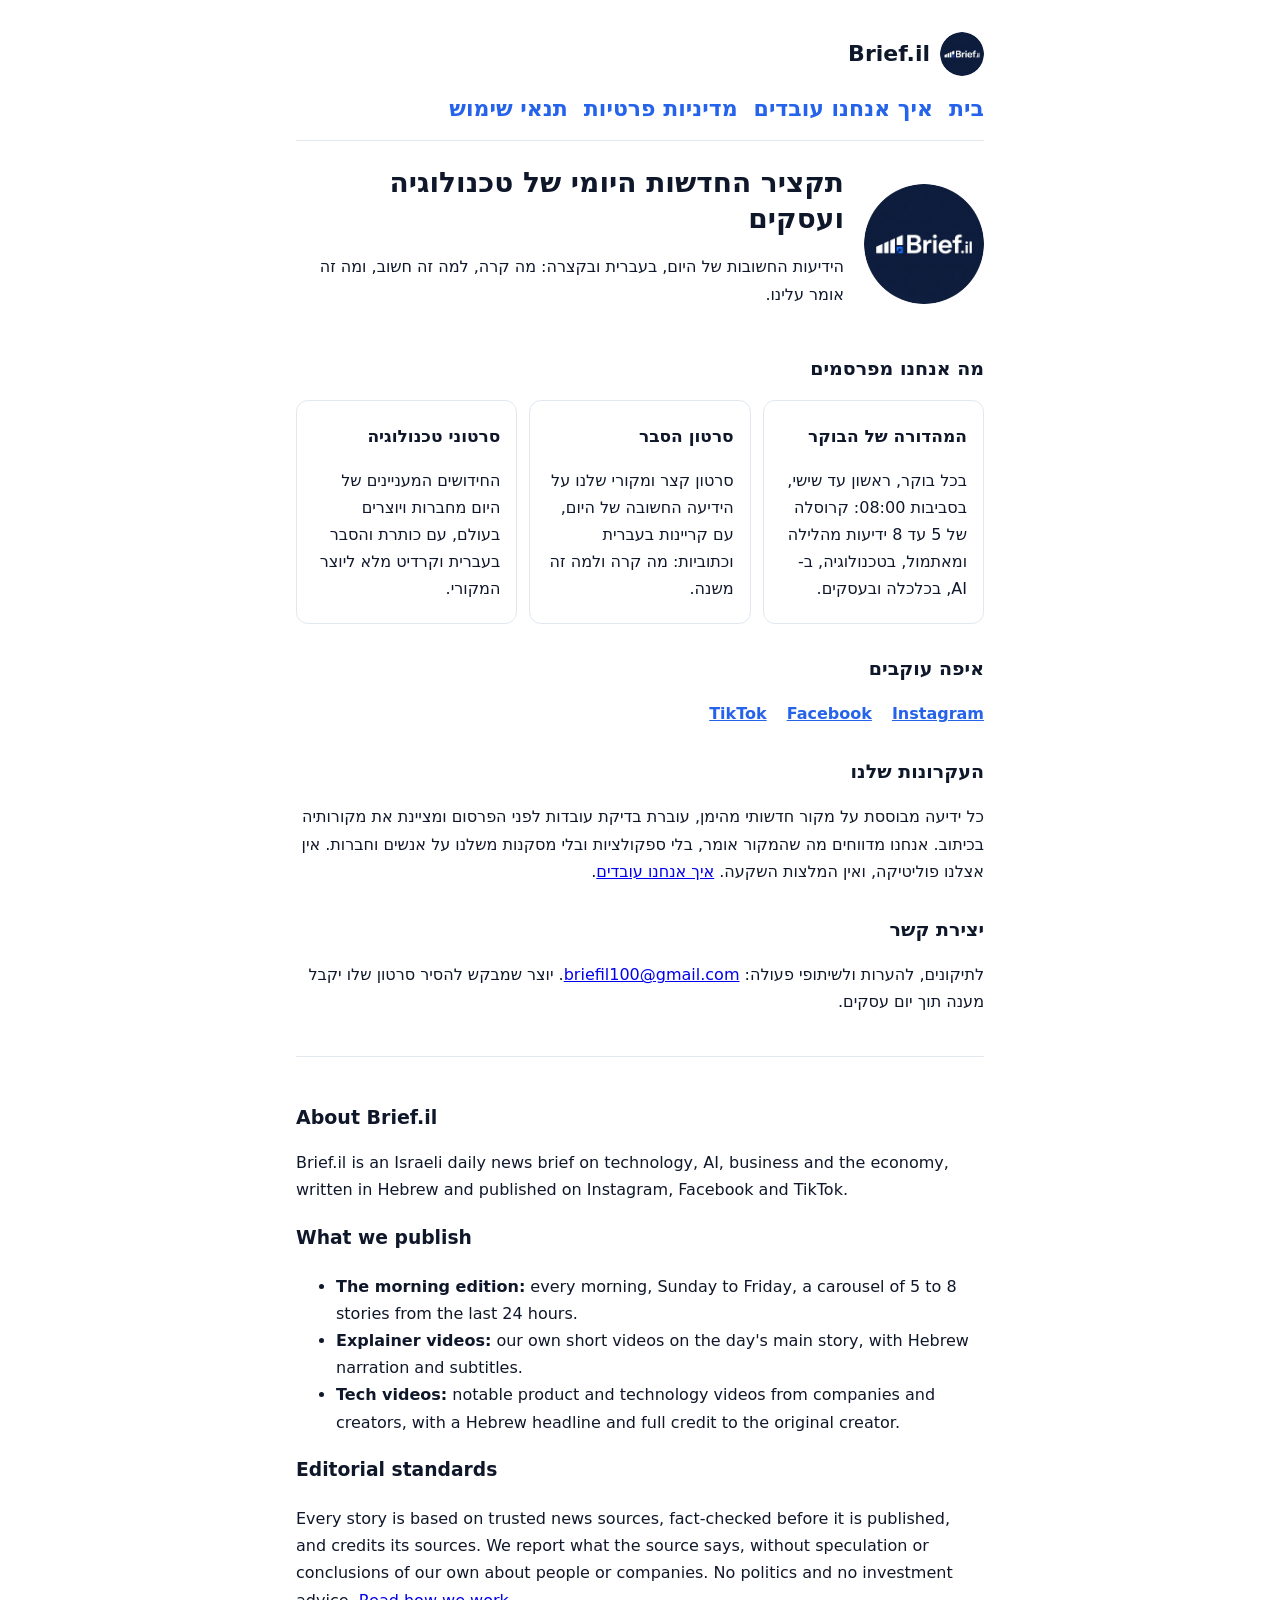
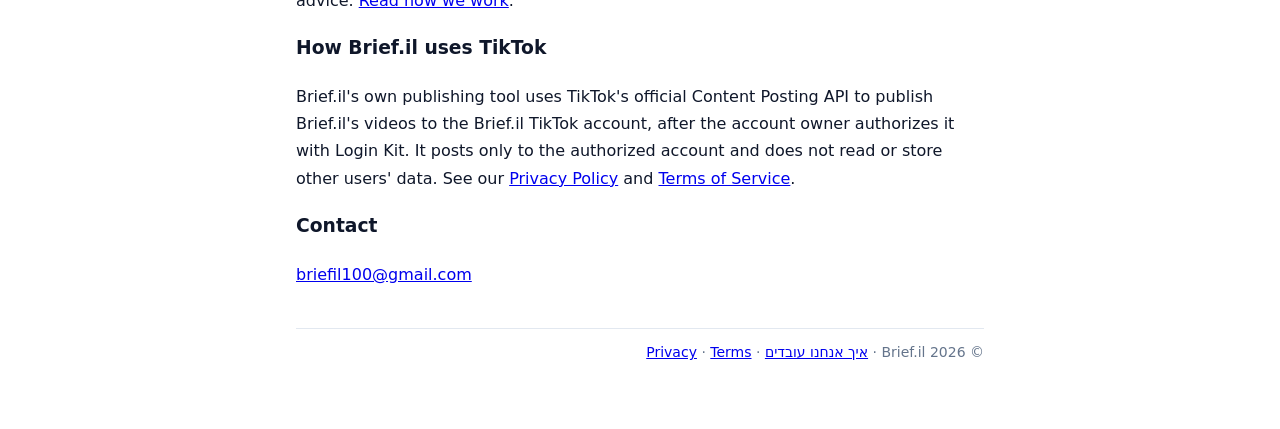
<file: index.html>
<!doctype html>
<html lang="he" dir="rtl">
<head>
<meta charset="utf-8">
<meta name="viewport" content="width=device-width, initial-scale=1">
<title>Brief.il</title>
<meta name="description" content="Brief.il: תקציר יומי של טכנולוגיה ועסקים בעברית, בקרוסלות ובסרטונים קצרים.">
<link rel="icon" type="image/png" href="favicon.png">
<link rel="apple-touch-icon" href="apple-touch-icon.png">
<link rel="stylesheet" href="style.css">
</head>
<body>
<main>
  <header>
    <a class="brand" href="index.html"><img src="logo.png" alt="Brief.il" width="44" height="44">Brief.il</a>
    <nav><a href="index.html">בית</a><a href="about.html">איך אנחנו עובדים</a><a href="privacy.html">מדיניות פרטיות</a><a href="terms.html">תנאי שימוש</a></nav>
  </header>

  <section class="hero">
    <img src="logo.png" alt="" width="120" height="120">
    <div>
      <h1>תקציר החדשות היומי של טכנולוגיה ועסקים</h1>
      <p>הידיעות החשובות של היום, בעברית ובקצרה: מה קרה, למה זה חשוב, ומה זה אומר עלינו.</p>
    </div>
  </section>

  <h2>מה אנחנו מפרסמים</h2>
  <div class="cards">
    <div class="card"><h3>המהדורה של הבוקר</h3><p>בכל בוקר, ראשון עד שישי, בסביבות 08:00: קרוסלה של 5 עד 8 ידיעות מהלילה ומאתמול, בטכנולוגיה, ב-AI, בכלכלה ובעסקים.</p></div>
    <div class="card"><h3>סרטון הסבר</h3><p>סרטון קצר ומקורי שלנו על הידיעה החשובה של היום, עם קריינות בעברית וכתוביות: מה קרה ולמה זה משנה.</p></div>
    <div class="card"><h3>סרטוני טכנולוגיה</h3><p>החידושים המעניינים של היום מחברות ויוצרים בעולם, עם כותרת והסבר בעברית וקרדיט מלא ליוצר המקורי.</p></div>
  </div>

  <h2>איפה עוקבים</h2>
  <ul class="links">
    <li><a href="https://www.instagram.com/brief.il/">Instagram</a></li>
    <li><a href="https://www.facebook.com/1410750508786610">Facebook</a></li>
    <li><a href="https://www.tiktok.com/@briefil7">TikTok</a></li>
  </ul>

  <h2>העקרונות שלנו</h2>
  <p>כל ידיעה מבוססת על מקור חדשותי מהימן, עוברת בדיקת עובדות לפני הפרסום ומציינת את מקורותיה בכיתוב. אנחנו מדווחים מה שהמקור אומר, בלי ספקולציות ובלי מסקנות משלנו על אנשים וחברות. אין אצלנו פוליטיקה, ואין המלצות השקעה. <a href="about.html">איך אנחנו עובדים</a>.</p>

  <h2>יצירת קשר</h2>
  <p>לתיקונים, להערות ולשיתופי פעולה: <a href="mailto:briefil100@gmail.com">briefil100@gmail.com</a>. יוצר שמבקש להסיר סרטון שלו יקבל מענה תוך יום עסקים.</p>

  <section class="en" lang="en" dir="ltr">
    <h2>About Brief.il</h2>
    <p>Brief.il is an Israeli daily news brief on technology, AI, business and the economy, written in Hebrew and published on Instagram, Facebook and TikTok.</p>
    <h3>What we publish</h3>
    <ul>
      <li><strong>The morning edition:</strong> every morning, Sunday to Friday, a carousel of 5 to 8 stories from the last 24 hours.</li>
      <li><strong>Explainer videos:</strong> our own short videos on the day's main story, with Hebrew narration and subtitles.</li>
      <li><strong>Tech videos:</strong> notable product and technology videos from companies and creators, with a Hebrew headline and full credit to the original creator.</li>
    </ul>
    <h3>Editorial standards</h3>
    <p>Every story is based on trusted news sources, fact-checked before it is published, and credits its sources. We report what the source says, without speculation or conclusions of our own about people or companies. No politics and no investment advice. <a href="about.html">Read how we work</a>.</p>
    <h3>How Brief.il uses TikTok</h3>
    <p>Brief.il's own publishing tool uses TikTok's official Content Posting API to publish Brief.il's videos to the Brief.il TikTok account, after the account owner authorizes it with Login Kit. It posts only to the authorized account and does not read or store other users' data. See our <a href="privacy.html">Privacy Policy</a> and <a href="terms.html">Terms of Service</a>.</p>
    <h3>Contact</h3>
    <p><a href="mailto:briefil100@gmail.com">briefil100@gmail.com</a></p>
  </section>

  <footer>© 2026 Brief.il · <a href="about.html">איך אנחנו עובדים</a> · <a href="privacy.html">Privacy</a> · <a href="terms.html">Terms</a></footer>
</main>
</body>
</html>
</file>
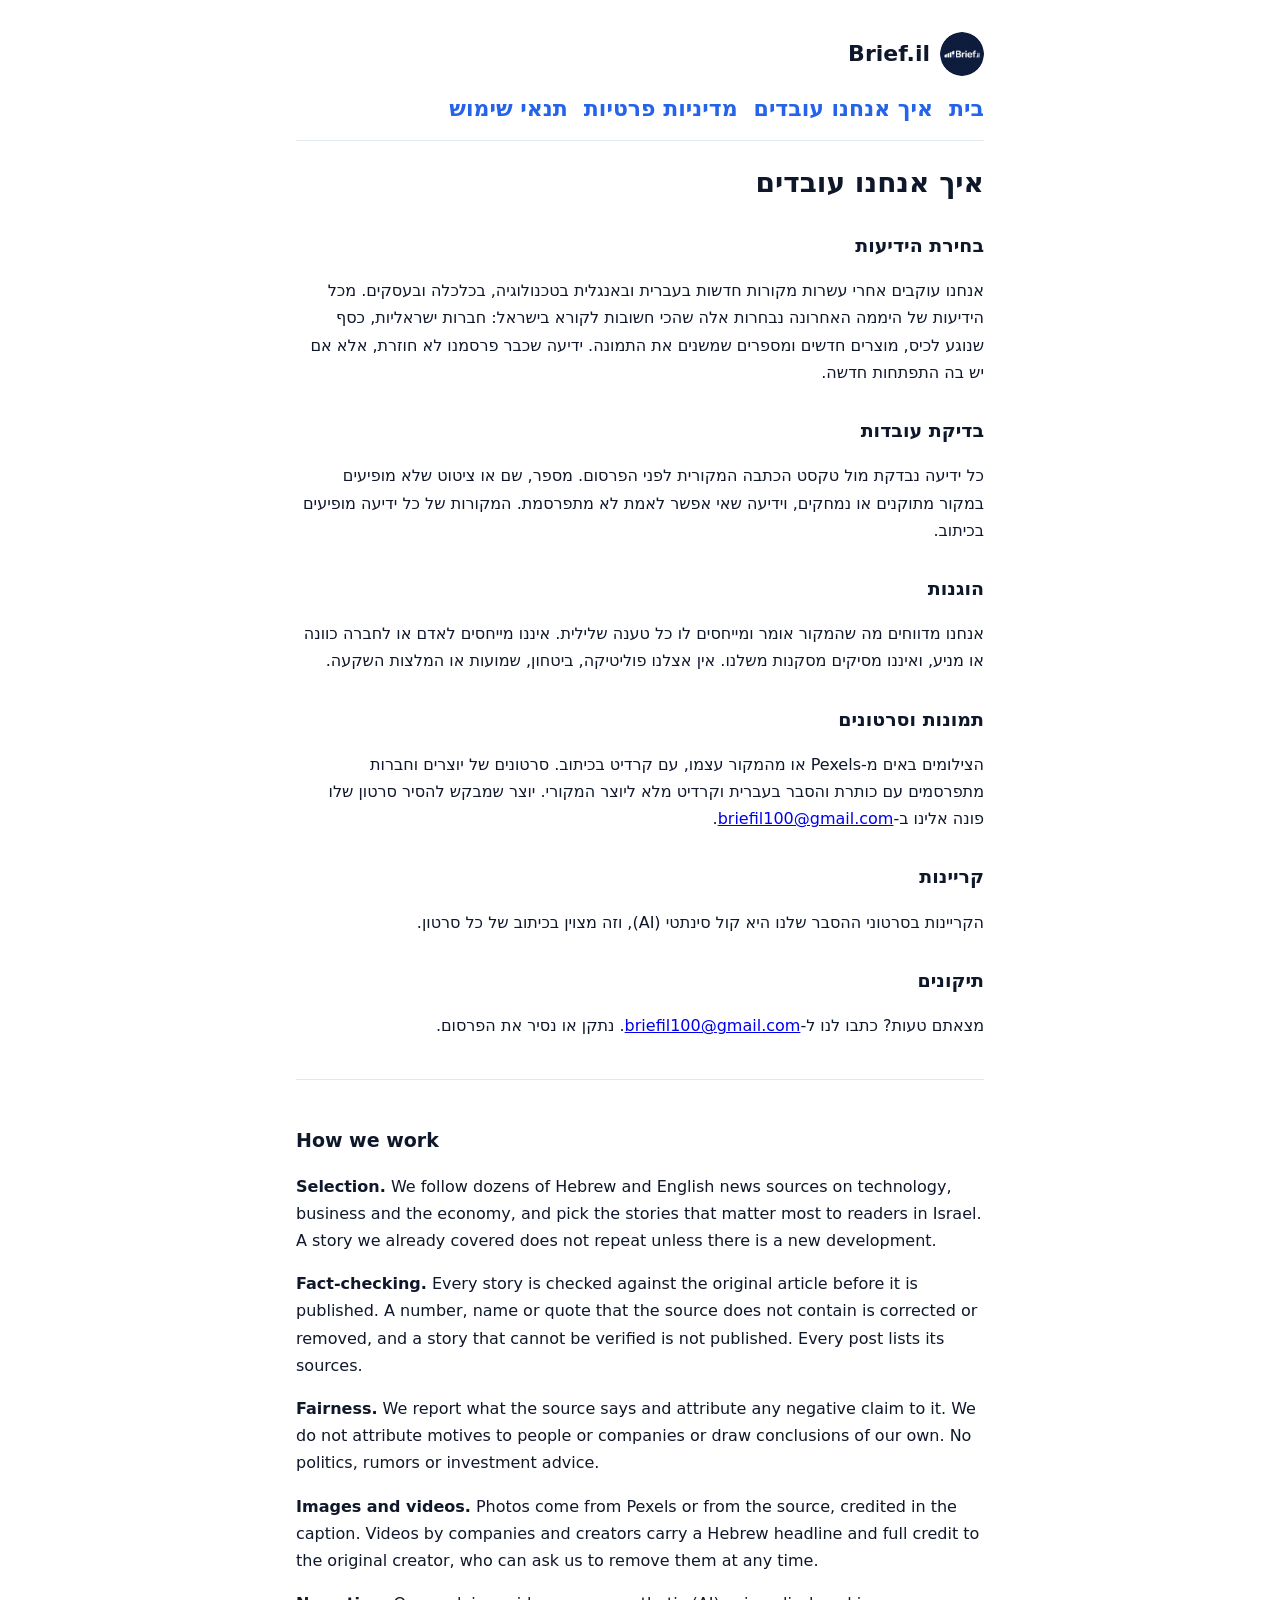
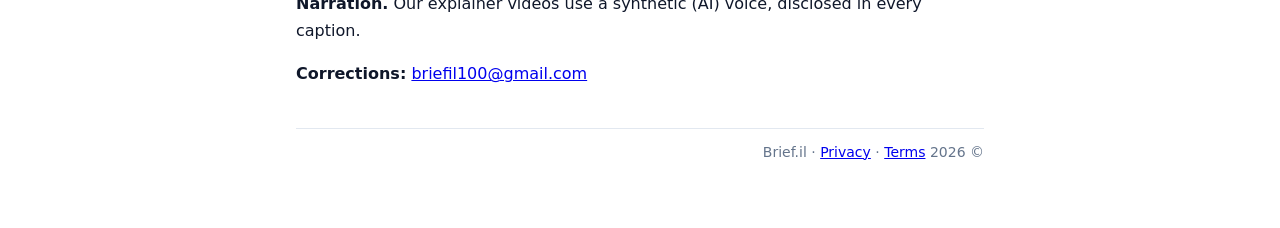
<file: about.html>
<!doctype html>
<html lang="he" dir="rtl">
<head>
<meta charset="utf-8">
<meta name="viewport" content="width=device-width, initial-scale=1">
<title>Brief.il: איך אנחנו עובדים</title>
<link rel="icon" type="image/png" href="favicon.png">
<link rel="apple-touch-icon" href="apple-touch-icon.png">
<link rel="stylesheet" href="style.css">
</head>
<body>
<main>
  <header>
    <a class="brand" href="index.html"><img src="logo.png" alt="Brief.il" width="44" height="44">Brief.il</a>
    <nav><a href="index.html">בית</a><a href="about.html">איך אנחנו עובדים</a><a href="privacy.html">מדיניות פרטיות</a><a href="terms.html">תנאי שימוש</a></nav>
  </header>
  <h1>איך אנחנו עובדים</h1>

  <h2>בחירת הידיעות</h2>
  <p>אנחנו עוקבים אחרי עשרות מקורות חדשות בעברית ובאנגלית בטכנולוגיה, בכלכלה ובעסקים. מכל הידיעות של היממה האחרונה נבחרות אלה שהכי חשובות לקורא בישראל: חברות ישראליות, כסף שנוגע לכיס, מוצרים חדשים ומספרים שמשנים את התמונה. ידיעה שכבר פרסמנו לא חוזרת, אלא אם יש בה התפתחות חדשה.</p>

  <h2>בדיקת עובדות</h2>
  <p>כל ידיעה נבדקת מול טקסט הכתבה המקורית לפני הפרסום. מספר, שם או ציטוט שלא מופיעים במקור מתוקנים או נמחקים, וידיעה שאי אפשר לאמת לא מתפרסמת. המקורות של כל ידיעה מופיעים בכיתוב.</p>

  <h2>הוגנות</h2>
  <p>אנחנו מדווחים מה שהמקור אומר ומייחסים לו כל טענה שלילית. איננו מייחסים לאדם או לחברה כוונה או מניע, ואיננו מסיקים מסקנות משלנו. אין אצלנו פוליטיקה, ביטחון, שמועות או המלצות השקעה.</p>

  <h2>תמונות וסרטונים</h2>
  <p>הצילומים באים מ-Pexels או מהמקור עצמו, עם קרדיט בכיתוב. סרטונים של יוצרים וחברות מתפרסמים עם כותרת והסבר בעברית וקרדיט מלא ליוצר המקורי. יוצר שמבקש להסיר סרטון שלו פונה אלינו ב-<a href="mailto:briefil100@gmail.com">briefil100@gmail.com</a>.</p>

  <h2>קריינות</h2>
  <p>הקריינות בסרטוני ההסבר שלנו היא קול סינתטי (AI), וזה מצוין בכיתוב של כל סרטון.</p>

  <h2>תיקונים</h2>
  <p>מצאתם טעות? כתבו לנו ל-<a href="mailto:briefil100@gmail.com">briefil100@gmail.com</a>. נתקן או נסיר את הפרסום.</p>

  <section class="en" lang="en" dir="ltr">
    <h2>How we work</h2>
    <p><strong>Selection.</strong> We follow dozens of Hebrew and English news sources on technology, business and the economy, and pick the stories that matter most to readers in Israel. A story we already covered does not repeat unless there is a new development.</p>
    <p><strong>Fact-checking.</strong> Every story is checked against the original article before it is published. A number, name or quote that the source does not contain is corrected or removed, and a story that cannot be verified is not published. Every post lists its sources.</p>
    <p><strong>Fairness.</strong> We report what the source says and attribute any negative claim to it. We do not attribute motives to people or companies or draw conclusions of our own. No politics, rumors or investment advice.</p>
    <p><strong>Images and videos.</strong> Photos come from Pexels or from the source, credited in the caption. Videos by companies and creators carry a Hebrew headline and full credit to the original creator, who can ask us to remove them at any time.</p>
    <p><strong>Narration.</strong> Our explainer videos use a synthetic (AI) voice, disclosed in every caption.</p>
    <p><strong>Corrections:</strong> <a href="mailto:briefil100@gmail.com">briefil100@gmail.com</a></p>
  </section>

  <footer>© 2026 Brief.il · <a href="privacy.html">Privacy</a> · <a href="terms.html">Terms</a></footer>
</main>
</body>
</html>
</file>
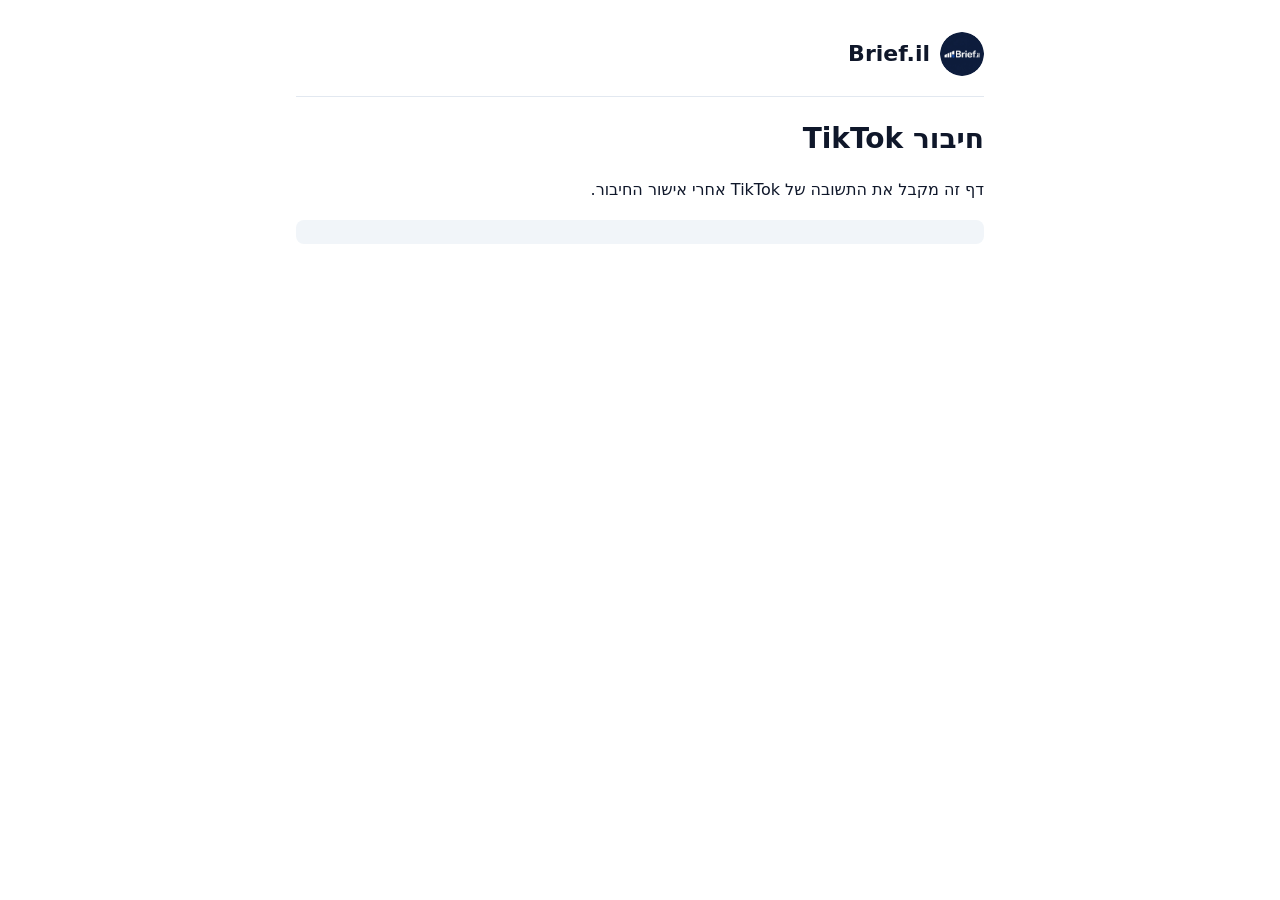
<file: callback.html>
<!doctype html>
<html lang="he" dir="rtl">
<head>
<meta charset="utf-8">
<meta name="viewport" content="width=device-width, initial-scale=1">
<meta name="referrer" content="no-referrer">
<title>Brief.il TikTok</title>
<link rel="icon" type="image/png" href="favicon.png">
<link rel="apple-touch-icon" href="apple-touch-icon.png">
<link rel="stylesheet" href="style.css">
</head>
<body>
<main>
  <header><a class="brand" href="index.html"><img src="logo.png" alt="Brief.il" width="44" height="44">Brief.il</a></header>
  <h1 id="heading">חיבור TikTok</h1>
  <p id="message"></p>
  <div class="url" id="url" hidden></div>
  <button id="copy" hidden>העתקה</button>
</main>
<script>
const query = new URLSearchParams(location.search);
const error = query.get("error");
const message = document.getElementById("message");
// A login started from the Brief.il posting console returns to it.
if ((query.get("state") || "").startsWith("console-")) {
  message.textContent = "חוזרים ל-Brief.il…";
  location.replace("http://127.0.0.1:5178/callback" + location.search);
} else if (error) {
  document.getElementById("heading").textContent = "החיבור נכשל";
  message.className = "error";
  message.textContent = error + (query.get("error_description") ? ": " + query.get("error_description") : "");
} else if (query.get("code")) {
  message.textContent = "החיבור אושר. העתיקו את הכתובת המלאה והדביקו אותה בחלון של npm run tiktok:auth.";
  const url = document.getElementById("url");
  url.textContent = location.href;
  url.hidden = false;
  const copy = document.getElementById("copy");
  copy.hidden = false;
  copy.addEventListener("click", async () => {
    await navigator.clipboard.writeText(location.href);
    copy.textContent = "הועתק";
  });
} else {
  message.textContent = "דף זה מקבל את התשובה של TikTok אחרי אישור החיבור.";
}
</script>
</body>
</html>
</file>
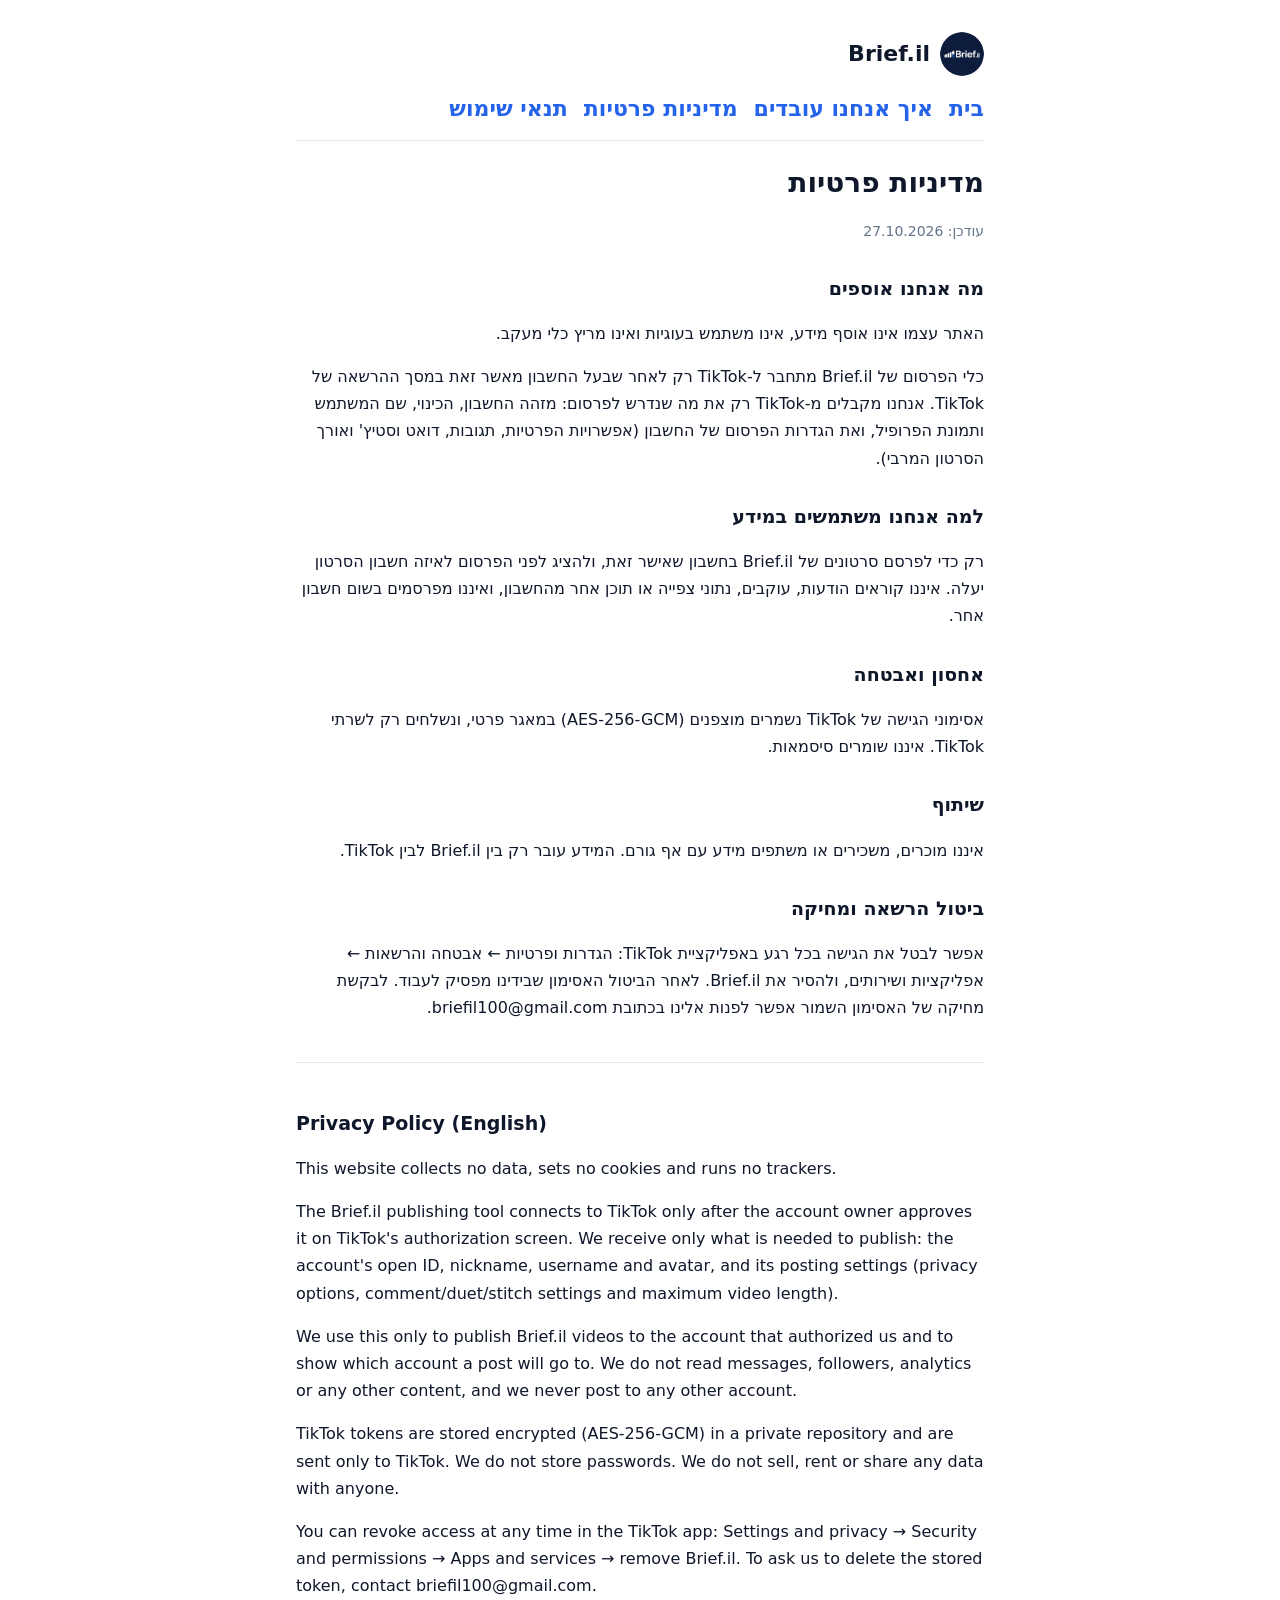
<file: privacy.html>
<!doctype html>
<html lang="he" dir="rtl">
<head>
<meta charset="utf-8">
<meta name="viewport" content="width=device-width, initial-scale=1">
<title>Brief.il Privacy</title>
<link rel="icon" type="image/png" href="favicon.png">
<link rel="apple-touch-icon" href="apple-touch-icon.png">
<link rel="stylesheet" href="style.css">
</head>
<body>
<main>
  <header>
    <a class="brand" href="index.html"><img src="logo.png" alt="Brief.il" width="44" height="44">Brief.il</a>
    <nav><a href="index.html">בית</a><a href="about.html">איך אנחנו עובדים</a><a href="privacy.html">מדיניות פרטיות</a><a href="terms.html">תנאי שימוש</a></nav>
  </header>
  <h1>מדיניות פרטיות</h1>
  <p class="muted">עודכן: 27.10.2026</p>

  <h2>מה אנחנו אוספים</h2>
  <p>האתר עצמו אינו אוסף מידע, אינו משתמש בעוגיות ואינו מריץ כלי מעקב.</p>
  <p>כלי הפרסום של Brief.il מתחבר ל-TikTok רק לאחר שבעל החשבון מאשר זאת במסך ההרשאה של TikTok. אנחנו מקבלים מ-TikTok רק את מה שנדרש לפרסום: מזהה החשבון, הכינוי, שם המשתמש ותמונת הפרופיל, ואת הגדרות הפרסום של החשבון (אפשרויות הפרטיות, תגובות, דואט וסטיץ' ואורך הסרטון המרבי).</p>

  <h2>למה אנחנו משתמשים במידע</h2>
  <p>רק כדי לפרסם סרטונים של Brief.il בחשבון שאישר זאת, ולהציג לפני הפרסום לאיזה חשבון הסרטון יעלה. איננו קוראים הודעות, עוקבים, נתוני צפייה או תוכן אחר מהחשבון, ואיננו מפרסמים בשום חשבון אחר.</p>

  <h2>אחסון ואבטחה</h2>
  <p>אסימוני הגישה של TikTok נשמרים מוצפנים (AES-256-GCM) במאגר פרטי, ונשלחים רק לשרתי TikTok. איננו שומרים סיסמאות.</p>

  <h2>שיתוף</h2>
  <p>איננו מוכרים, משכירים או משתפים מידע עם אף גורם. המידע עובר רק בין Brief.il לבין TikTok.</p>

  <h2>ביטול הרשאה ומחיקה</h2>
  <p>אפשר לבטל את הגישה בכל רגע באפליקציית TikTok: הגדרות ופרטיות ← אבטחה והרשאות ← אפליקציות ושירותים, ולהסיר את Brief.il. לאחר הביטול האסימון שבידינו מפסיק לעבוד. לבקשת מחיקה של האסימון השמור אפשר לפנות אלינו בכתובת briefil100@gmail.com.</p>

  <section class="en" lang="en" dir="ltr">
    <h2>Privacy Policy (English)</h2>
    <p>This website collects no data, sets no cookies and runs no trackers.</p>
    <p>The Brief.il publishing tool connects to TikTok only after the account owner approves it on TikTok's authorization screen. We receive only what is needed to publish: the account's open ID, nickname, username and avatar, and its posting settings (privacy options, comment/duet/stitch settings and maximum video length).</p>
    <p>We use this only to publish Brief.il videos to the account that authorized us and to show which account a post will go to. We do not read messages, followers, analytics or any other content, and we never post to any other account.</p>
    <p>TikTok tokens are stored encrypted (AES-256-GCM) in a private repository and are sent only to TikTok. We do not store passwords. We do not sell, rent or share any data with anyone.</p>
    <p>You can revoke access at any time in the TikTok app: Settings and privacy → Security and permissions → Apps and services → remove Brief.il. To ask us to delete the stored token, contact briefil100@gmail.com.</p>
  </section>
</main>
</body>
</html>
</file>
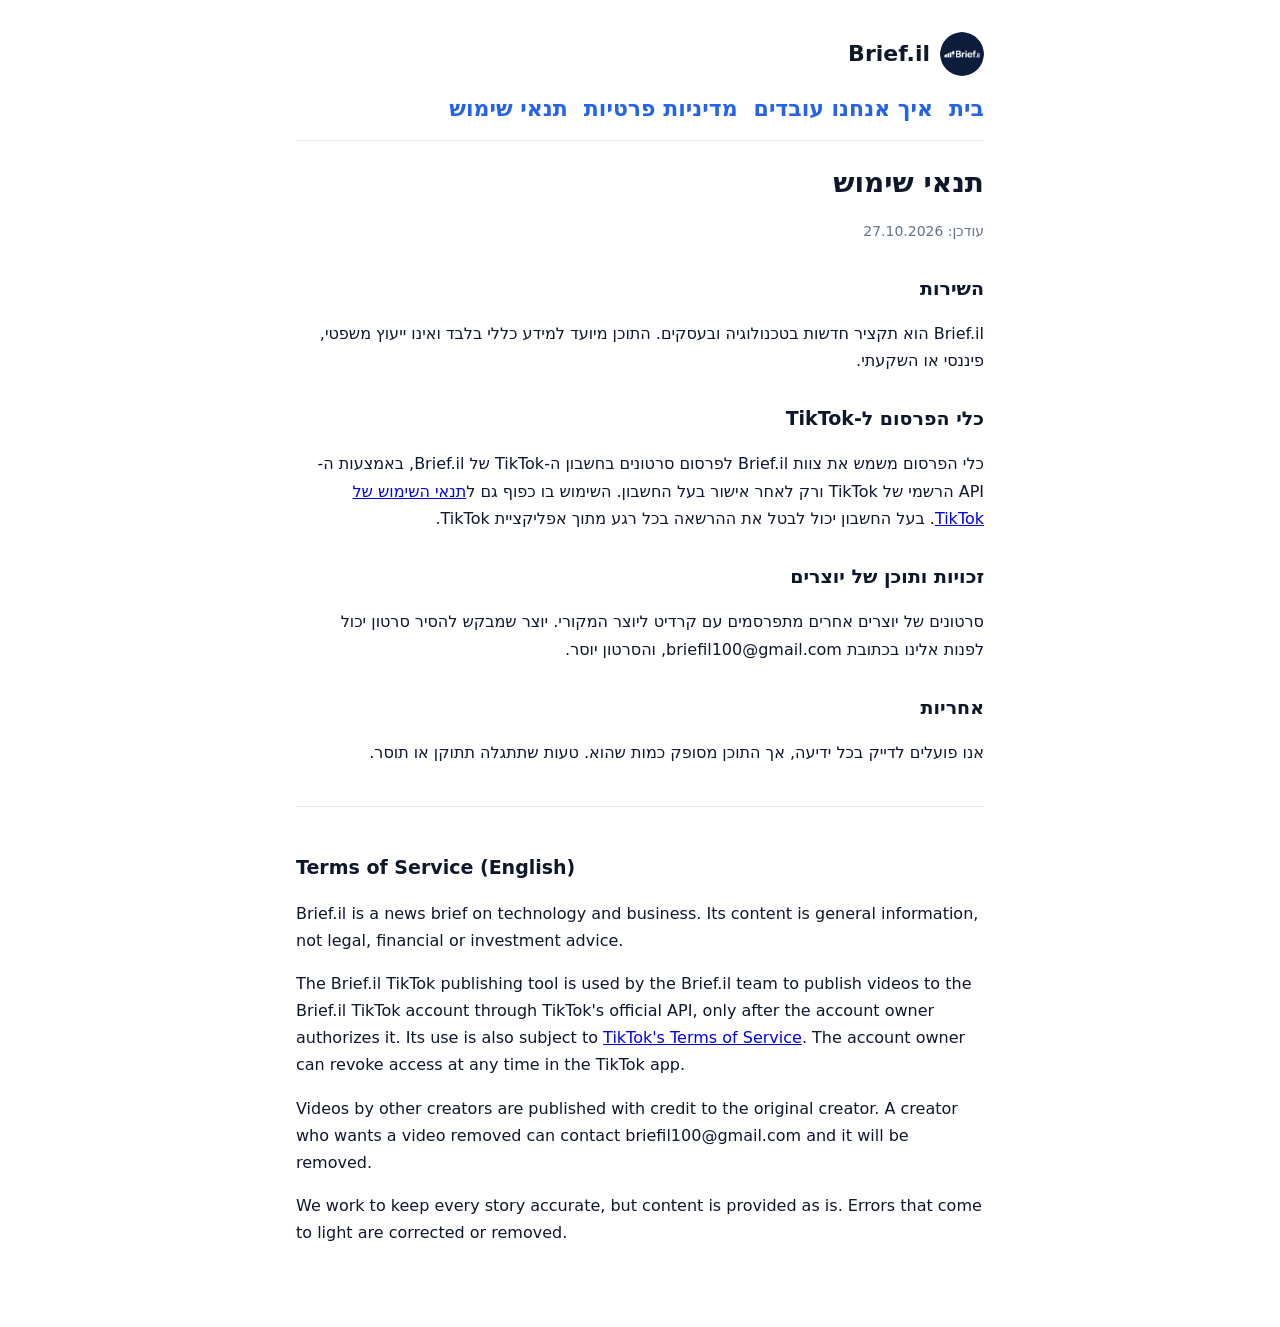
<file: terms.html>
<!doctype html>
<html lang="he" dir="rtl">
<head>
<meta charset="utf-8">
<meta name="viewport" content="width=device-width, initial-scale=1">
<title>Brief.il Terms</title>
<link rel="icon" type="image/png" href="favicon.png">
<link rel="apple-touch-icon" href="apple-touch-icon.png">
<link rel="stylesheet" href="style.css">
</head>
<body>
<main>
  <header>
    <a class="brand" href="index.html"><img src="logo.png" alt="Brief.il" width="44" height="44">Brief.il</a>
    <nav><a href="index.html">בית</a><a href="about.html">איך אנחנו עובדים</a><a href="privacy.html">מדיניות פרטיות</a><a href="terms.html">תנאי שימוש</a></nav>
  </header>
  <h1>תנאי שימוש</h1>
  <p class="muted">עודכן: 27.10.2026</p>

  <h2>השירות</h2>
  <p>Brief.il הוא תקציר חדשות בטכנולוגיה ובעסקים. התוכן מיועד למידע כללי בלבד ואינו ייעוץ משפטי, פיננסי או השקעתי.</p>

  <h2>כלי הפרסום ל-TikTok</h2>
  <p>כלי הפרסום משמש את צוות Brief.il לפרסום סרטונים בחשבון ה-TikTok של Brief.il, באמצעות ה-API הרשמי של TikTok ורק לאחר אישור בעל החשבון. השימוש בו כפוף גם ל<a href="https://www.tiktok.com/legal/terms-of-service">תנאי השימוש של TikTok</a>. בעל החשבון יכול לבטל את ההרשאה בכל רגע מתוך אפליקציית TikTok.</p>

  <h2>זכויות ותוכן של יוצרים</h2>
  <p>סרטונים של יוצרים אחרים מתפרסמים עם קרדיט ליוצר המקורי. יוצר שמבקש להסיר סרטון יכול לפנות אלינו בכתובת briefil100@gmail.com, והסרטון יוסר.</p>

  <h2>אחריות</h2>
  <p>אנו פועלים לדייק בכל ידיעה, אך התוכן מסופק כמות שהוא. טעות שתתגלה תתוקן או תוסר.</p>

  <section class="en" lang="en" dir="ltr">
    <h2>Terms of Service (English)</h2>
    <p>Brief.il is a news brief on technology and business. Its content is general information, not legal, financial or investment advice.</p>
    <p>The Brief.il TikTok publishing tool is used by the Brief.il team to publish videos to the Brief.il TikTok account through TikTok's official API, only after the account owner authorizes it. Its use is also subject to <a href="https://www.tiktok.com/legal/terms-of-service">TikTok's Terms of Service</a>. The account owner can revoke access at any time in the TikTok app.</p>
    <p>Videos by other creators are published with credit to the original creator. A creator who wants a video removed can contact briefil100@gmail.com and it will be removed.</p>
    <p>We work to keep every story accurate, but content is provided as is. Errors that come to light are corrected or removed.</p>
  </section>
</main>
</body>
</html>
</file>
<file: style.css>
:root { --ink: #0f172a; --muted: #64748b; --line: #e2e8f0; --accent: #2563eb; --bg: #ffffff; }
* { box-sizing: border-box; }
body { margin: 0; font: 16px/1.7 system-ui, "Segoe UI", Arial, sans-serif; color: var(--ink); background: var(--bg); }
main { max-width: 720px; margin: 0 auto; padding: 32px 16px 64px; }
header { border-bottom: 1px solid var(--line); margin-bottom: 24px; padding-bottom: 12px; }
header a { color: var(--ink); font-weight: 800; font-size: 22px; text-decoration: none; }
nav { margin-top: 6px; display: flex; gap: 16px; font-size: 14px; }
nav a { color: var(--accent); }
h1 { font-size: 28px; line-height: 1.3; }
h2 { font-size: 19px; margin-top: 28px; }
.en { direction: ltr; text-align: left; border-top: 1px solid var(--line); margin-top: 40px; padding-top: 16px; }
.muted { color: var(--muted); font-size: 14px; }
code, .url { direction: ltr; display: block; overflow-wrap: anywhere; background: #f1f5f9; border-radius: 8px; padding: 12px; font-family: ui-monospace, Consolas, monospace; font-size: 14px; }
button { margin-top: 12px; padding: 10px 18px; border: 0; border-radius: 8px; background: var(--accent); color: #fff; font: inherit; cursor: pointer; }
.error { color: #b91c1c; }
.brand { display: inline-flex; align-items: center; gap: 10px; }
.brand img { border-radius: 50%; }
nav { flex-wrap: wrap; }
.hero { display: flex; gap: 20px; align-items: center; margin: 8px 0 12px; }
.hero img { border-radius: 50%; flex: none; }
.hero h1 { margin: 0 0 6px; }
.cards { display: grid; grid-template-columns: repeat(auto-fit, minmax(200px, 1fr)); gap: 12px; }
.card { border: 1px solid var(--line); border-radius: 12px; padding: 4px 16px; }
.card h3 { font-size: 17px; margin-bottom: 0; }
.links { display: flex; gap: 20px; list-style: none; padding: 0; }
.links a { color: var(--accent); font-weight: 700; }
footer { border-top: 1px solid var(--line); margin-top: 40px; padding-top: 12px; color: var(--muted); font-size: 14px; }
@media (max-width: 520px) { .hero { flex-direction: column; text-align: center; } .hero img { width: 88px; height: 88px; } }
</file>
